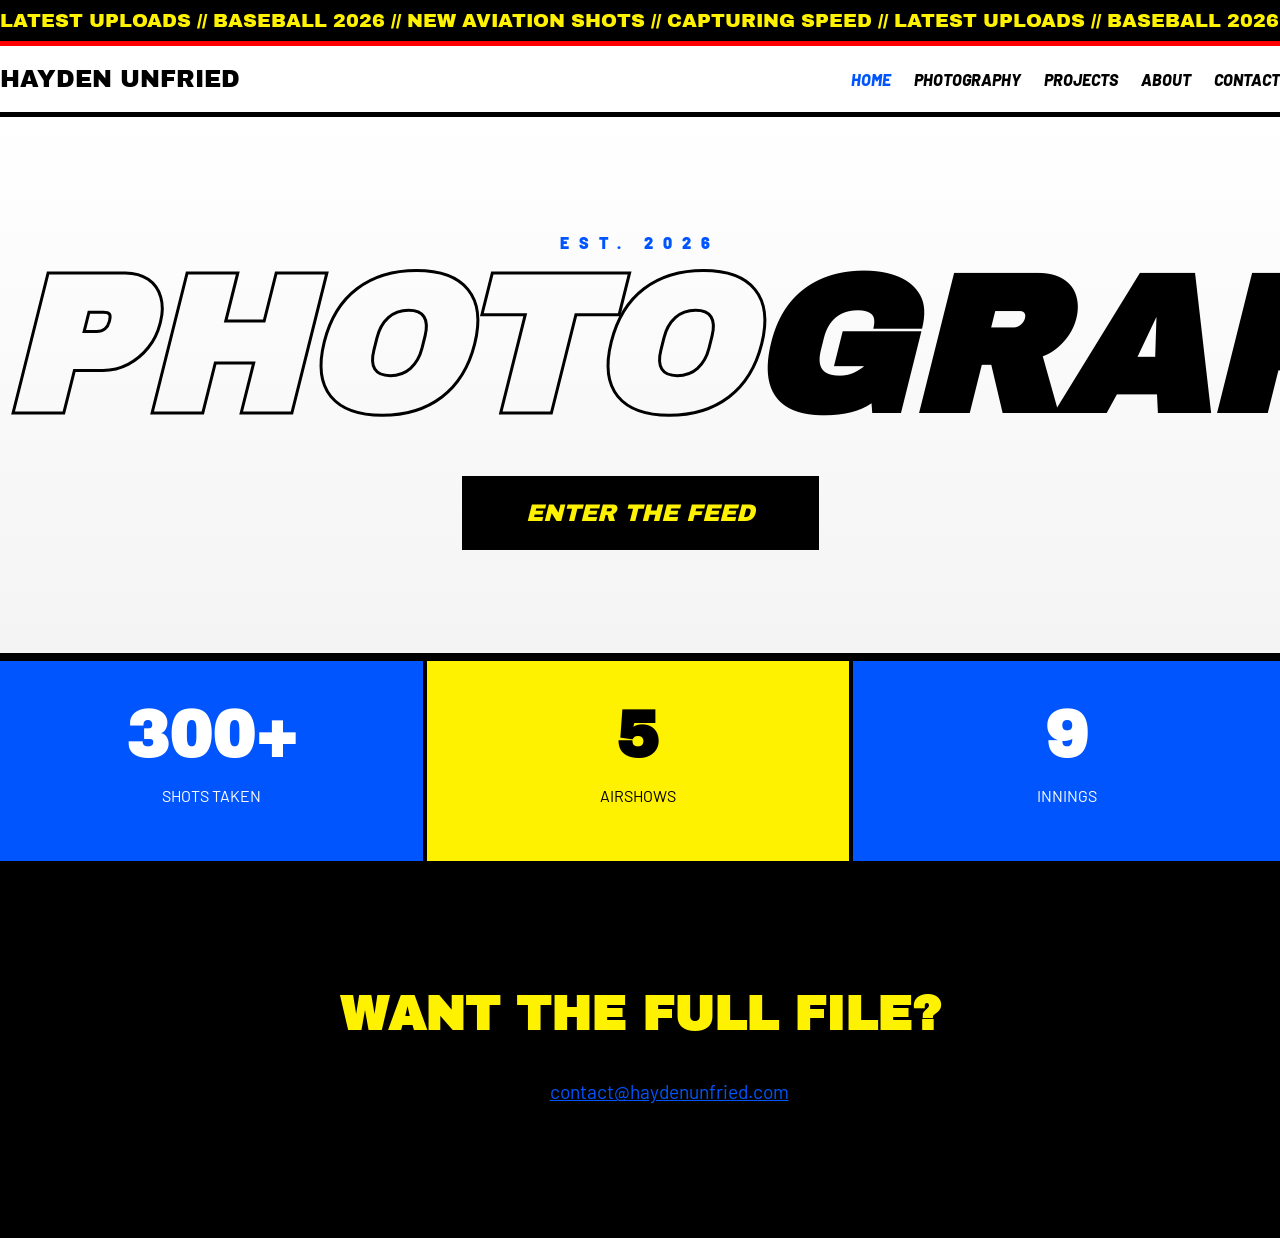
<file: index.html>
<!DOCTYPE html>
<html lang="en">
<head>
    <meta charset="UTF-8">
    <meta name="viewport" content="width=device-width, initial-scale=1.0">
    <title>HAYDEN UNFRIED | HOME</title>
    <link rel="stylesheet" href="style.css">
</head>
<body>
    <div class="ticker-wrap">
        <div class="ticker">
            LATEST UPLOADS // BASEBALL 2026 // NEW AVIATION SHOTS // CAPTURING SPEED // 
            LATEST UPLOADS // BASEBALL 2026 // NEW AVIATION SHOTS // CAPTURING SPEED //
        </div>
    </div>

    <nav>
        <div style="font-family:'Archivo Black'; font-size: 1.5rem;">HAYDEN UNFRIED</div>
        <div class="nav-links">
            <a href="index.html" style="color: var(--accent-blue);">Home</a>
            <a href="photography.html">Photography</a>
            <a href="projects.html">Projects</a>
            <a href="about.html">About</a>
            <a href="contact.html">Contact</a>
        </div>
    </nav>

    <header class="hero">
        <p style="font-weight:900; color:var(--accent-blue); letter-spacing:10px; margin-bottom: 20px;">EST. 2026</p>
        <h1 style="font-size:50;">PHOTO<span style="font-size:50;">GRAPHER</span></h1>
        <div style="margin-top: 50px;">
            <a href="photography.html" style="display: inline-block; padding: 20px 60px; background: var(--text); color: var(--accent-yellow); text-decoration: none; font-family: 'Archivo Black'; font-style: italic; font-size: 1.5rem; border: 4px solid black;" class="photo-card">
                ENTER THE FEED
            </a>
        </div>
    </header>

    <div class="stats-grid">
        <div class="stat-item"><h2>300+</h2><p>SHOTS TAKEN</p></div>
        <div class="stat-item" style="background: var(--accent-yellow); color: black;"><h2>5</h2><p>AIRSHOWS</p></div>
        <div class="stat-item"><h2>9</h2><p>INNINGS</p></div>
    </div>

    <footer>
        <h2 style="font-family:'Archivo Black'; color:var(--accent-yellow); font-size: 3rem;">WANT THE FULL FILE?</h2>
        <p style="font-size: 1.2rem; margin: 20px 0;">Email: <a href="mailto:contact@haydenunfried.com" style="color: var(--accent-blue);">contact@haydenunfried.com</a></p>
        <p style="opacity: 0.6;">HAYDEN UNFRIED // 2026 // ALL SYSTEMS GO</p>
    </footer>
</body>
</html>
</file>
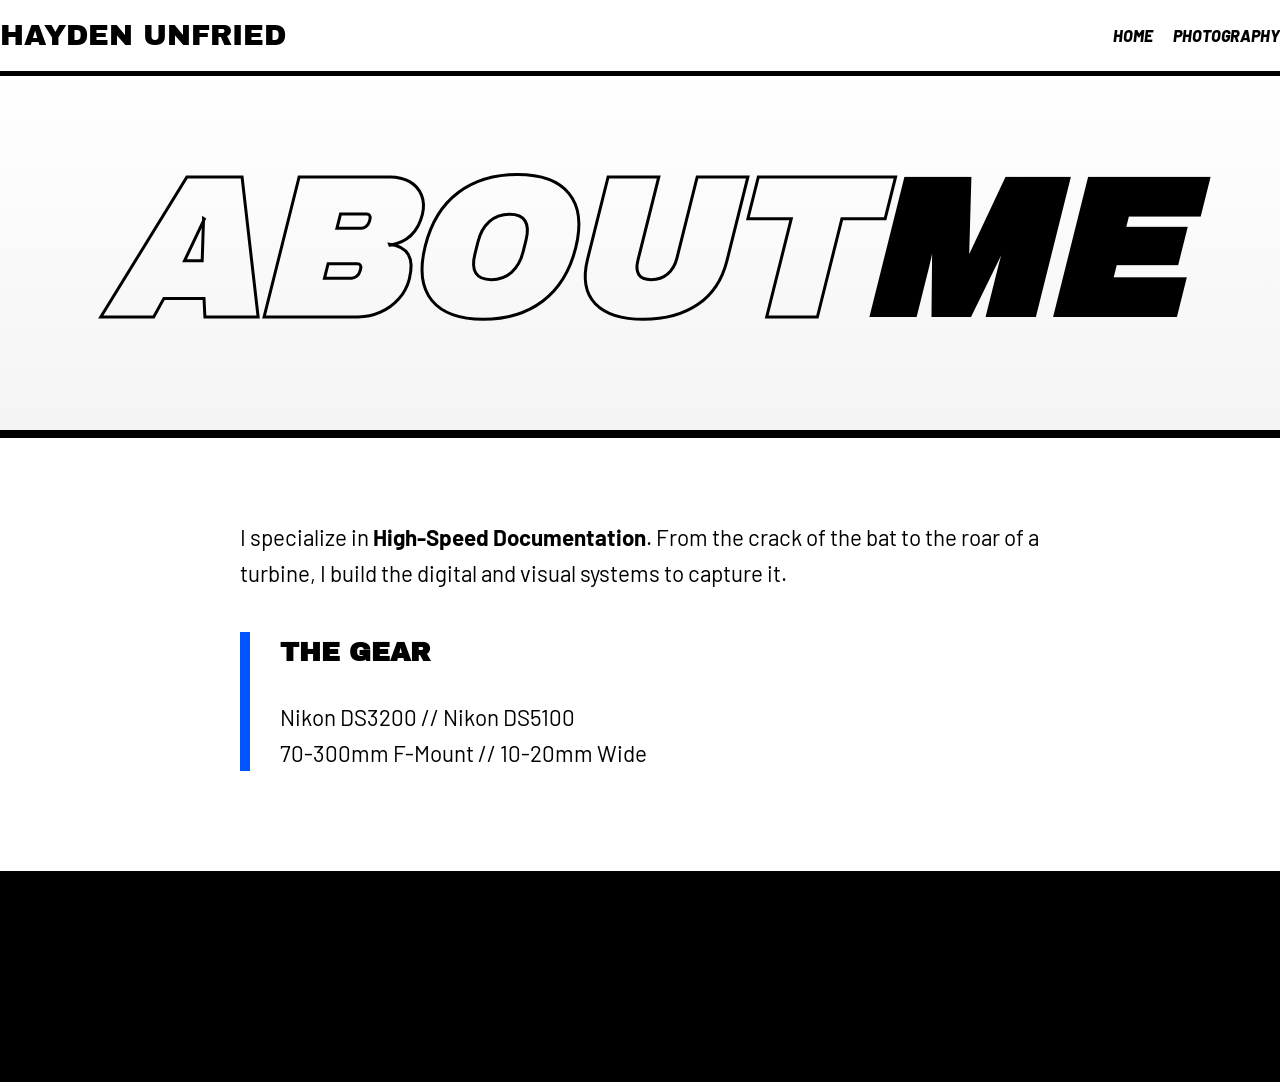
<file: about.html>
<!DOCTYPE html>
<html lang="en">
<head>
    <meta charset="UTF-8">
    <title>ABOUT | HAYDEN UNFRIED</title>
    <link rel="stylesheet" href="style.css">
</head>
<body>
    <nav>
        <div style="font-family:'Archivo Black'; font-size: 1.8rem;">HAYDEN UNFRIED</div>
        <div class="nav-links"><a href="index.html">Home</a><a href="photography.html">Photography</a></div>
    </nav>

    <header class="hero">
        <h1>ABOUT<span>ME</span></h1>
    </header>

    <div style="max-width: 800px; padding: 60px 20px; text-align: left; font-size: 1.4rem; line-height: 1.6;">
        <p>I specialize in <strong>High-Speed Documentation</strong>. From the crack of the bat to the roar of a turbine, I build the digital and visual systems to capture it.</p>
        <div style="margin: 40px 0; border-left: 10px solid var(--accent-blue); padding-left: 30px;">
            <h3 style="font-family: 'Archivo Black';">THE GEAR</h3>
            <p>Nikon DS3200 // Nikon DS5100<br>70-300mm F-Mount // 10-20mm Wide</p>
        </div>
    </div>

    <footer>
        <p>HAYDEN UNFRIED // 2026</p>
    </footer>
</body>
</html>
</file>
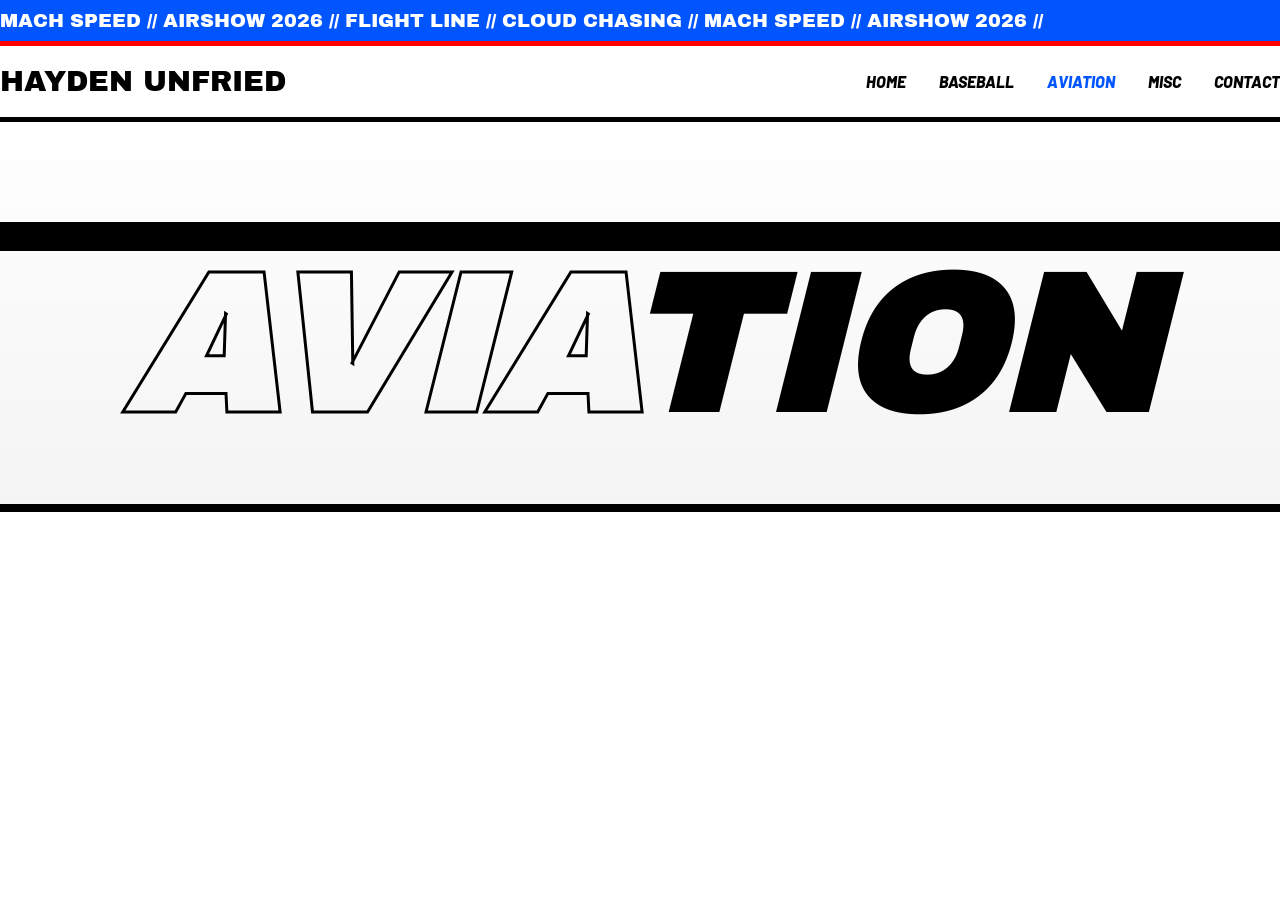
<file: aviation.html>
<!DOCTYPE html>
<html lang="en">
<head>
    <meta charset="UTF-8">
    <meta name="viewport" content="width=device-width, initial-scale=1.0">
    <title>AVIATION | HAYDEN UNFRIED</title>
    <link rel="stylesheet" href="style.css">
</head>
<body>
    <div class="ticker-wrap" style="background: var(--accent-blue);">
        <div class="ticker" style="color: white;">
            MACH SPEED // AIRSHOW 2026 // FLIGHT LINE // CLOUD CHASING // MACH SPEED // AIRSHOW 2026 //
        </div>
    </div>

    <nav>
        <div style="font-family:'Archivo Black'; font-size: 1.8rem;">HAYDEN UNFRIED</div>
        <div>
            <a href="index.html">Home</a>
            <a href="baseball.html" style="margin-left:30px">Baseball</a>
            <a href="aviation.html" style="margin-left:30px; color: var(--accent-blue);">Aviation</a>
            <a href="misc.html" style="margin-left:30px">Misc</a>
            <a href="contact.html" style="margin-left:30px">Contact</a>
        </div>
    </nav>

    <div class="hero" style="padding: 80px 20px;">
        <h2 class="section-title" style="background: var(--text);">FLIGHT LINE</h2>
        <h1>AVIA<span>TION</span></h1>
    </div>

    <div id="gallery" class="gallery"></div>

  <script>
        const username = 'w0rlz'; 
        const repo = 'website4';
        const folder = 'aviation'; 

        async function loadGallery() {
            const gallery = document.getElementById('gallery');
            try {
                const response = await fetch(`https://api.github.com/repos/${username}/${repo}/contents/images/${folder}`);
                const files = await response.json();
                const images = files.filter(f => f.name.match(/\.(jpg|jpeg|png|webp|JPG)$/i));
                const dataFiles = files.filter(f => f.name.endsWith('.md'));

                for (const imgFile of images) {
                    const baseName = imgFile.name.split('.')[0];
                    const match = dataFiles.find(d => d.name.includes(baseName));
                    let date = "SEASON 2026", caption = "AirShows";

                    if (match) {
                        const infoResp = await fetch(match.download_url);
                        const text = await infoResp.text();
                        date = text.match(/date: (.*)/)?.[1]?.replace(/"/g, '') || date;
                        caption = text.match(/caption: (.*)/)?.[1]?.replace(/"/g, '') || caption;
                    }

                    const card = document.createElement('div');
                    card.className = 'photo-card';
                    card.innerHTML = `
                        <img src="${imgFile.download_url}" alt="Aircraft Action">
                        <div class="photo-info">
                            <strong>${date}</strong>
                            <p>${caption}</p>
                        </div>`;
                    gallery.appendChild(card);
                }
            } catch (e) { console.log("Syncing gallery..."); }
        }
        loadGallery();
    </script>
</body>
</html>
</file>
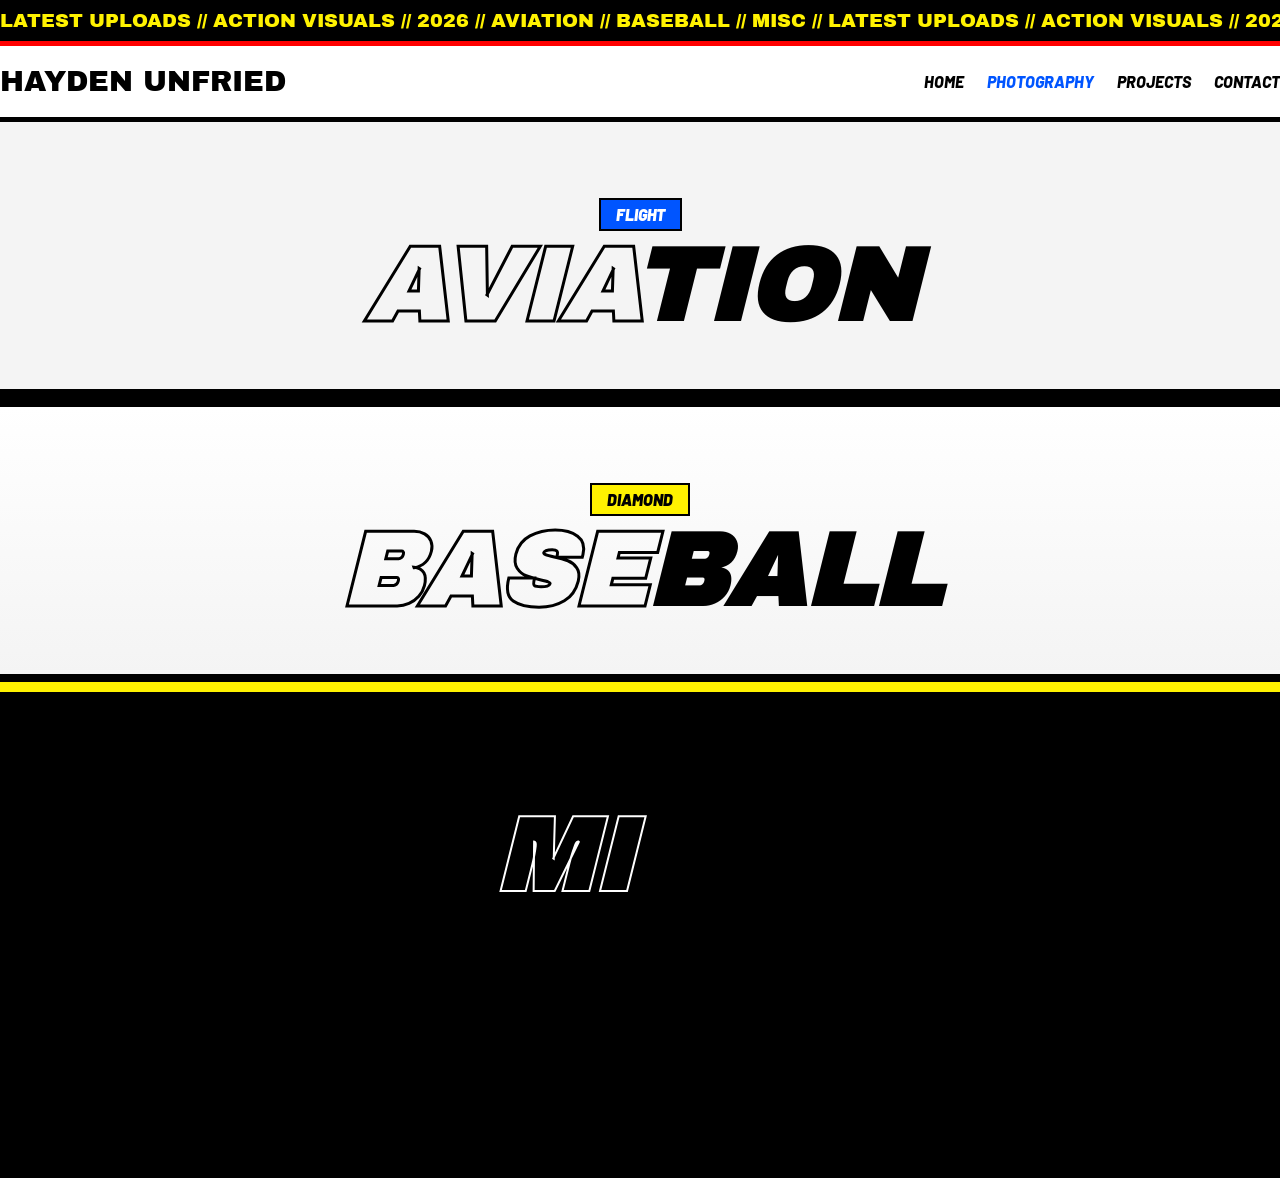
<file: baseball.html>
<!DOCTYPE html>
<html lang="en">
<head>
    <meta charset="UTF-8">
    <meta name="viewport" content="width=device-width, initial-scale=1.0">
    <title>THE FEED | HAYDEN UNFRIED</title>
    <link rel="stylesheet" href="style.css">
</head>
<body>
    <div class="ticker-wrap">
        <div class="ticker">
            LATEST UPLOADS // ACTION VISUALS // 2026 // AVIATION // BASEBALL // MISC // LATEST UPLOADS // ACTION VISUALS // 2026 //
        </div>
    </div>

    <nav>
        <div style="font-family:'Archivo Black'; font-size: 1.8rem;">HAYDEN UNFRIED</div>
        <div class="nav-links">
            <a href="index.html">Home</a>
            <a href="photography.html" style="color: var(--accent-blue);">Photography</a>
            <a href="projects.html">Projects</a>
            <a href="contact.html">Contact</a>
        </div>
    </nav>

    <div class="hero" style="background: var(--light-grey); padding: 60px 20px;">
        <p class="badge" style="position: relative; top: 0; left: 0; display: inline-block; background: var(--accent-blue); color: white;">FLIGHT</p>
        <h1 style="font-size: 8vw;">AVIA<span>TION</span></h1>
    </div>
    <div id="aviation-gallery" class="gallery"></div>

    <div class="hero" style="border-top: 10px solid black; padding: 60px 20px;">
        <p class="badge" style="position: relative; top: 0; left: 0; display: inline-block;">DIAMOND</p>
        <h1 style="font-size: 8vw;">BASE<span>BALL</span></h1>
    </div>
    <div id="baseball-gallery" class="gallery"></div>

    <div class="hero" style="background: var(--text); color: white; border-top: 10px solid var(--accent-yellow); padding: 60px 20px;">
        <p class="badge" style="position: relative; top: 0; left: 0; display: inline-block; background: var(--white); color: black;">RANDOM</p>
        <h1 style="font-size: 8vw; -webkit-text-stroke: 2px white;">MI<span>SC</span></h1>
    </div>
    <div id="misc-gallery" class="gallery" style="background: var(--light-grey);"></div>

    <script>
        const username = 'w0rlz'; 
        const repo = 'website4';

        // Function to load a specific folder into a specific ID
        async function loadFolder(folderName, containerId) {
            const container = document.getElementById(containerId);
            try {
                // Adjusting your fetch to point to images/[folder]
                const response = await fetch(`https://api.github.com/repos/${username}/${repo}/contents/images/${folderName}`);
                const files = await response.json();
                
                const images = files.filter(f => f.name.match(/\.(jpg|jpeg|png|webp|JPG)$/i));
                const dataFiles = files.filter(f => f.name.endsWith('.md'));

                for (const imgFile of images) {
                    const baseName = imgFile.name.split('.')[0];
                    const match = dataFiles.find(d => d.name.includes(baseName));
                    let date = "SEASON 2026", caption = "Action Shot";

                    if (match) {
                        const infoResp = await fetch(match.download_url);
                        const text = await infoResp.text();
                        date = text.match(/date: (.*)/)?.[1]?.replace(/"/g, '') || date;
                        caption = text.match(/caption: (.*)/)?.[1]?.replace(/"/g, '') || caption;
                    }

                    const card = document.createElement('div');
                    card.className = 'photo-card';
                    card.innerHTML = `
                        <div class="badge" style="background:${folderName === 'aviation' ? 'var(--accent-blue)' : 'var(--accent-yellow)'}; color:${folderName === 'aviation' ? 'white' : 'black'}">${folderName.toUpperCase()}</div>
                        <img src="${imgFile.download_url}" alt="${folderName} action">
                        <div class="photo-info">
                            <strong>${date}</strong>
                            <p>${caption}</p>
                        </div>`;
                    container.appendChild(card);
                }
            } catch (e) { console.log(`Syncing ${folderName} gallery...`); }
        }

        // Run the loader for all three sections
        loadFolder('aviation', 'aviation-gallery');
        loadFolder('baseball', 'baseball-gallery');
        loadFolder('misc', 'misc-gallery');
    </script>

    <footer>
        <p>HAYDEN UNFRIED // 2026 // ALL SYSTEMS GO</p>
    </footer>
</body>
</html>
</file>
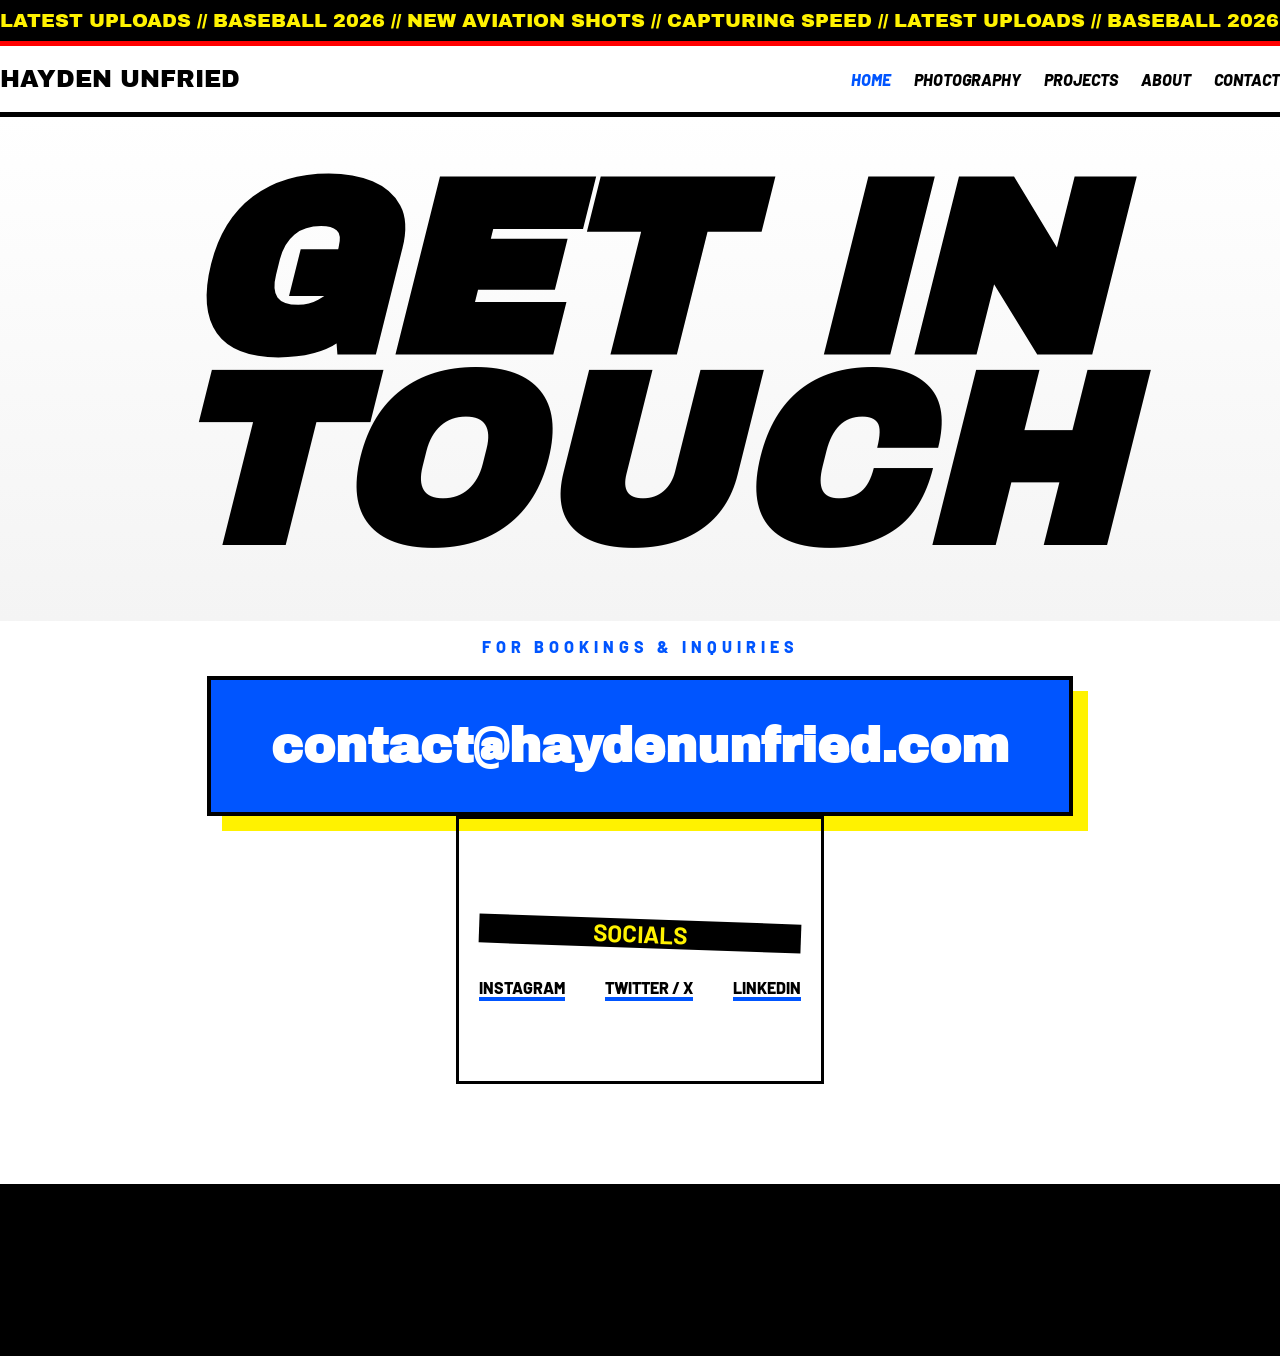
<file: contact.html>
<!DOCTYPE html>
<html lang="en">
<head>
    <meta charset="UTF-8">
    <meta name="viewport" content="width=device-width, initial-scale=1.0">
    <title>CONTACT | HAYDEN UNFRIED</title>
    <link rel="stylesheet" href="style.css">
</head>
<body>
    <div class="ticker-wrap">
        <div class="ticker">
            LATEST UPLOADS // BASEBALL 2026 // NEW AVIATION SHOTS // CAPTURING SPEED // 
            LATEST UPLOADS // BASEBALL 2026 // NEW AVIATION SHOTS // CAPTURING SPEED //
        </div>
    </div>

    <nav>
        <div style="font-family:'Archivo Black'; font-size: 1.5rem;">HAYDEN UNFRIED</div>
        <div class="nav-links">
            <a href="index.html" style="color: var(--accent-blue);">Home</a>
            <a href="photography.html">Photography</a>
            <a href="projects.html">Projects</a>
            <a href="about.html">About</a>
            <a href="contact.html">Contact</a>
        </div>
    </nav>

    <div class="hero" style="padding: 60px 20px; border-bottom: none;">
        <h1 style="font-size: clamp(4rem, 20vw, 15rem); color: var(--text);">GET IN<span>   TOUCH</span></h1>
    </div>

    <div class="section" style="text-align: center; margin-top: 0;">
        <p style="font-weight: 800; letter-spacing: 5px; color: var(--accent-blue); margin-bottom: 20px;">FOR BOOKINGS & INQUIRIES</p>
        
        <a href="mailto:your-email@example.com" class="email-box" style="display: inline-block; text-decoration: none;">
            <div style="background: var(--accent-blue); color: white; padding: 40px 60px; border: 4px solid var(--text); box-shadow: 15px 15px 0px var(--accent-yellow); transition: 0.3s;">
                <h2 style="font-family: 'Archivo Black', sans-serif; font-size: clamp(1.5rem, 5vw, 3rem); margin: 0;">
                    contact@haydenunfried.com
                </h2>
            </div>
        </a>
    </div>

    <div class="section" style="background: var(--light-zone); padding: 80px 20px; border: 3px solid var(--text); text-align: center; margin-bottom: 100px;">
        <h2 class="section-title" style="background: var(--text); color: var(--accent-yellow); transform: rotate(2deg);">SOCIALS</h2>
        <div style="display: flex; justify-content: center; gap: 40px; margin-top: 30px; font-weight: 800;">
            <a href="#" style="color: var(--text); text-decoration: none; border-bottom: 4px solid var(--accent-blue);">INSTAGRAM</a>
            <a href="#" style="color: var(--text); text-decoration: none; border-bottom: 4px solid var(--accent-blue);">TWITTER / X</a>
            <a href="#" style="color: var(--text); text-decoration: none; border-bottom: 4px solid var(--accent-blue);">LINKEDIN</a>
        </div>
    </div>

    <footer style="padding: 60px; text-align: center; border-top: 3px solid var(--text);">
        <p style="font-family: 'Archivo Black'; font-style: italic;">HAYDEN UNFRIED // 2026 // ALL SYSTEMS GO</p>
    </footer>
</body>
</html>
</file>
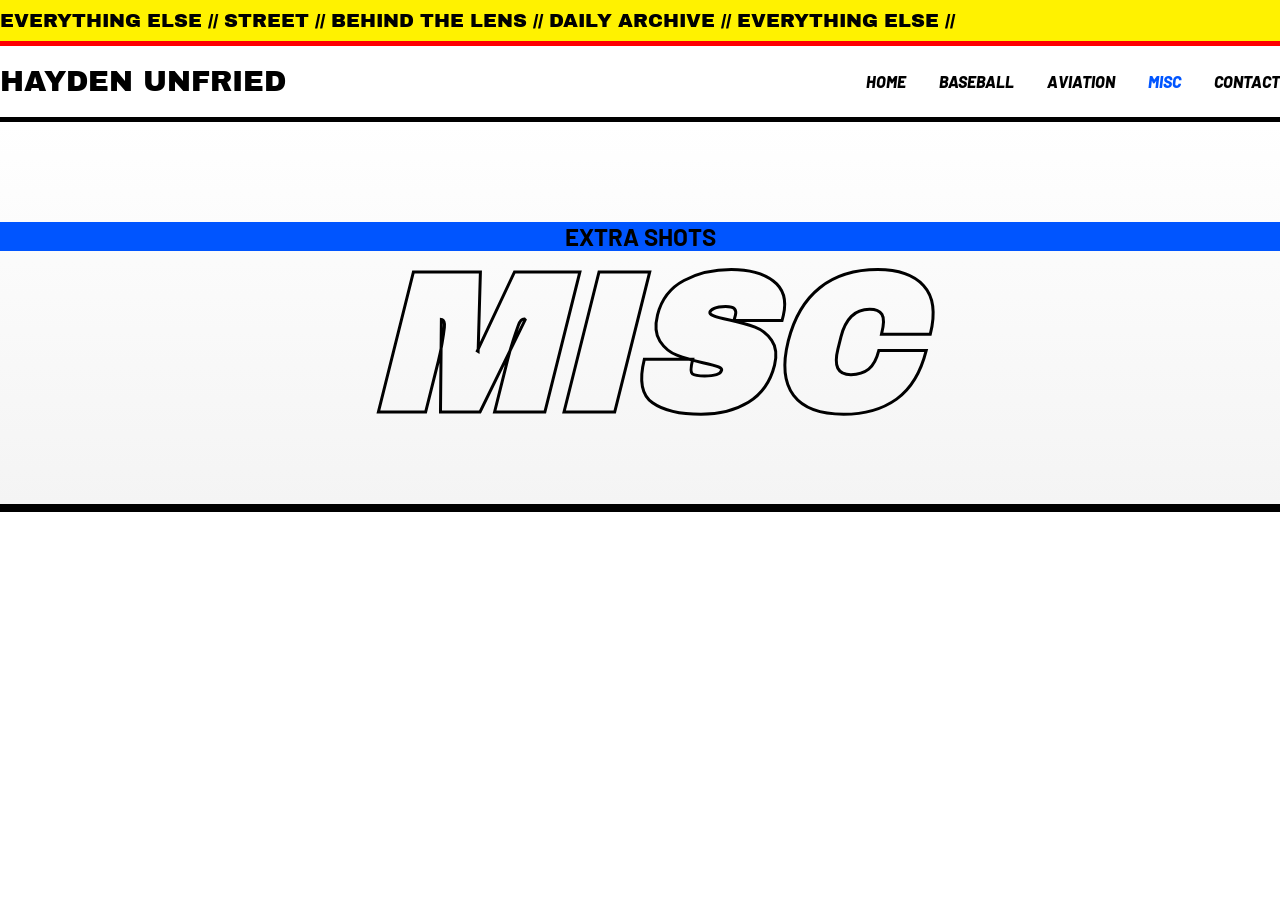
<file: misc.html>
<!DOCTYPE html>
<html lang="en">
<head>
    <meta charset="UTF-8">
    <meta name="viewport" content="width=device-width, initial-scale=1.0">
    <title>MISC | HAYDEN UNFRIED</title>
    <link rel="stylesheet" href="style.css">
</head>
<body>
    <div class="ticker-wrap" style="background: var(--accent-yellow); color: black;">
        <div class="ticker">
            EVERYTHING ELSE // STREET // BEHIND THE LENS // DAILY ARCHIVE // EVERYTHING ELSE //
        </div>
    </div>

    <nav>
        <div style="font-family:'Archivo Black'; font-size: 1.8rem;">HAYDEN UNFRIED</div>
        <div>
            <a href="index.html">Home</a>
            <a href="baseball.html" style="margin-left:30px">Baseball</a>
            <a href="aviation.html" style="margin-left:30px">Aviation</a>
            <a href="misc.html" style="margin-left:30px; color: var(--accent-blue);">Misc</a>
            <a href="contact.html" style="margin-left:30px">Contact</a>
        </div>
    </nav>

    <div class="hero" style="padding: 80px 20px;">
        <h2 class="section-title" style="background: var(--accent-blue);">EXTRA SHOTS</h2>
        <h1>MISC</h1>
    </div>

    <div id="gallery" class="gallery"></div>

    <script>
        const username = 'w0rlz'; 
        const repo = 'website4';
        const folder = 'misc'; 

        async function loadGallery() {
            const gallery = document.getElementById('gallery');
            try {
                const response = await fetch(`https://api.github.com/repos/${username}/${repo}/contents/images/${folder}`);
                const files = await response.json();
                const images = files.filter(f => f.name.match(/\.(jpg|jpeg|png|webp|JPG)$/i));
                const dataFiles = files.filter(f => f.name.endsWith('.md'));

                for (const imgFile of images) {
                    const baseName = imgFile.name.split('.')[0];
                    const match = dataFiles.find(d => d.name.includes(baseName));
                    let date = "COLLECTION", caption = "Random Selection";

                    if (match) {
                        const infoResp = await fetch(match.download_url);
                        const text = await infoResp.text();
                        date = text.match(/date: (.*)/)?.[1]?.replace(/"/g, '') || date;
                        caption = text.match(/caption: (.*)/)?.[1]?.replace(/"/g, '') || caption;
                    }

                    const card = document.createElement('div');
                    card.className = 'photo-card';
                    card.innerHTML = `
                        <img src="${imgFile.download_url}" alt="Misc Shot">
                        <div class="photo-info">
                            <strong>${date}</strong>
                            <p>${caption}</p>
                        </div>`;
                    gallery.appendChild(card);
                }
            } catch (e) { console.log("Syncing gallery..."); }
        }
        loadGallery();
    </script>
</body>
</html>
</file>
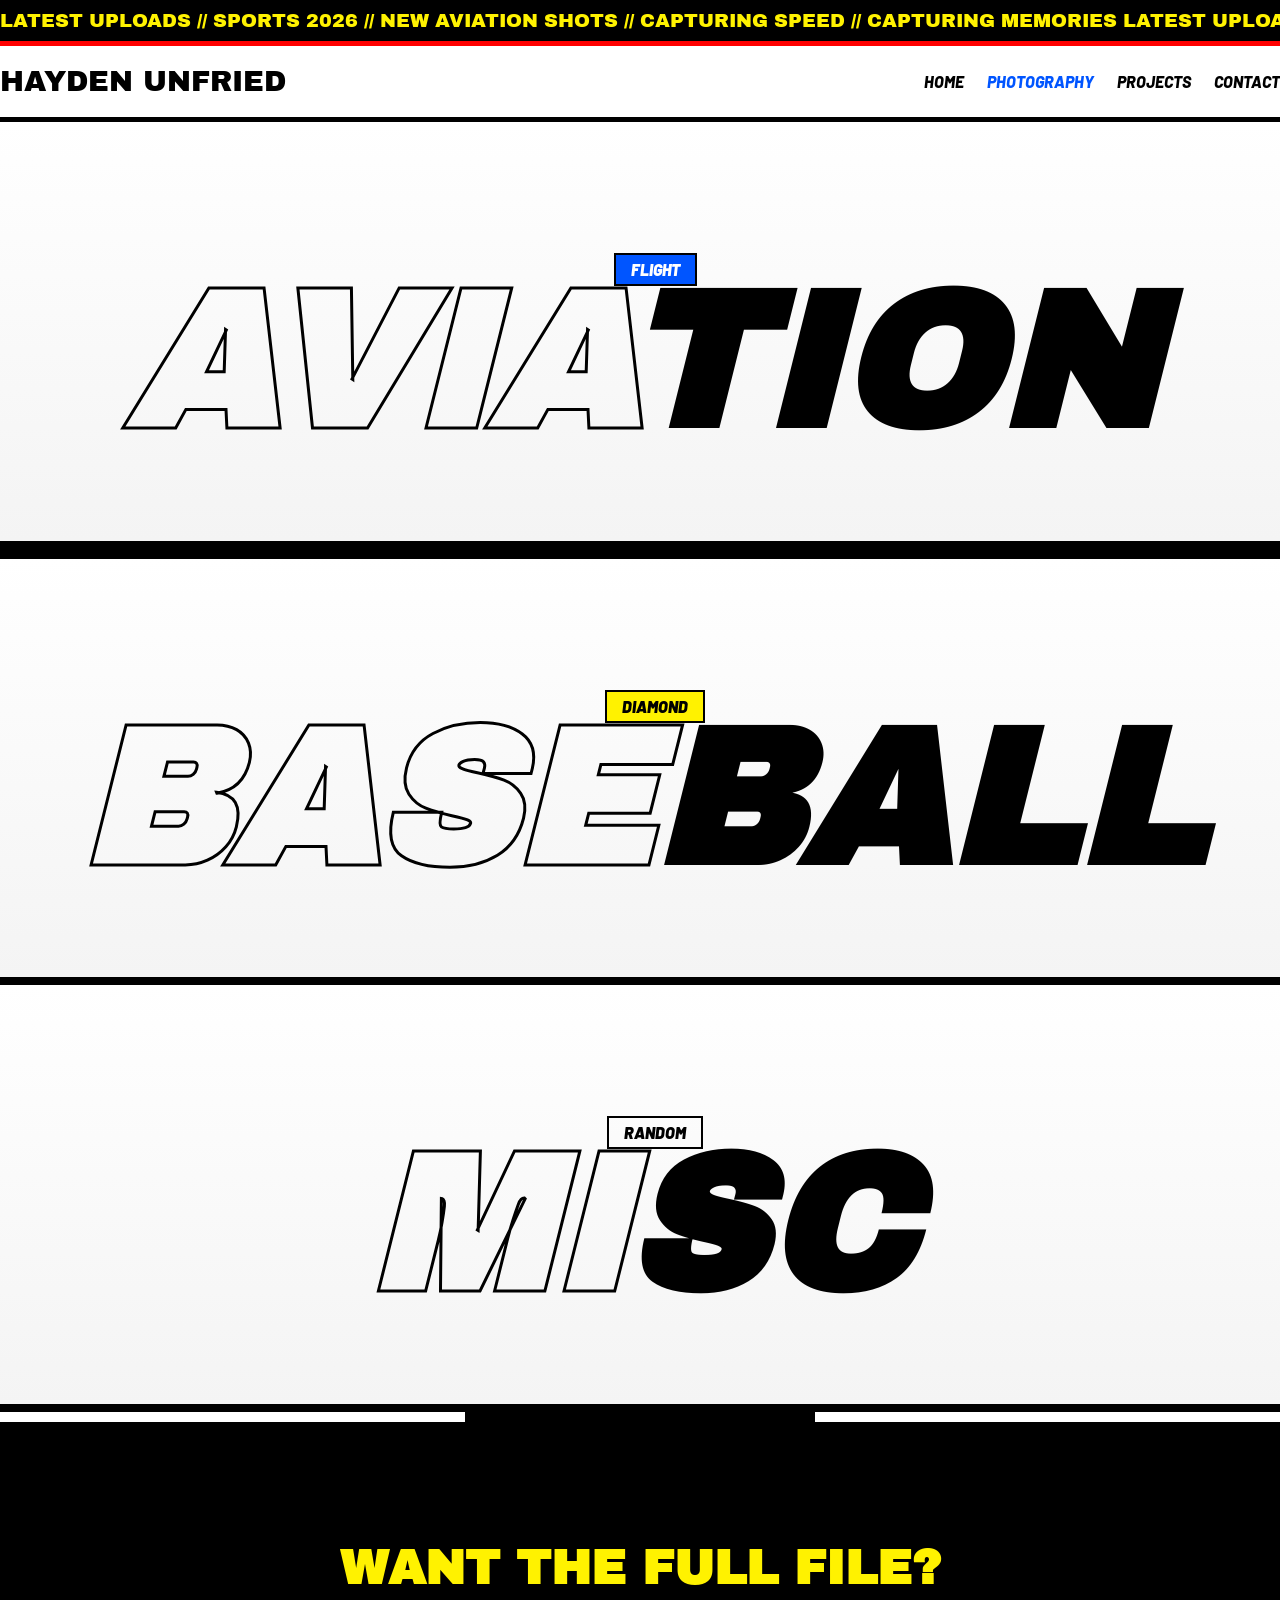
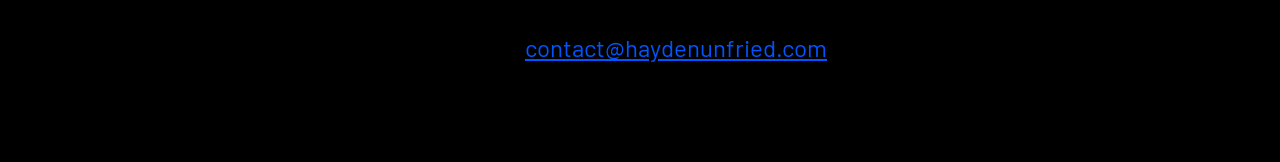
<file: photography.html>
<!DOCTYPE html>
<html lang="en">
<head>
    <meta charset="UTF-8">
    <meta name="viewport" content="width=device-width, initial-scale=1.0">
    <title>THE FEED | HAYDEN UNFRIED</title>
    <link rel="stylesheet" href="style.css">
</head>
<body>
    <div class="ticker-wrap">
        <div class="ticker">
            LATEST UPLOADS // SPORTS 2026 // NEW AVIATION SHOTS // CAPTURING SPEED // CAPTURING MEMORIES
            LATEST UPLOADS // SPORTS 2026 // NEW AVIATION SHOTS // CAPTURING SPEED // CAPTURING MEMORIES
        </div>
    </div>
    <nav>
        <div style="font-family:'Archivo Black'; font-size: 1.8rem;">HAYDEN UNFRIED</div>
        <div class="nav-links">
            <a href="index.html">Home</a>
            <a href="photography.html" style="color: var(--accent-blue);">Photography</a>
            <a href="projects.html">Projects</a>
            <a href="contact.html">Contact</a>
        </div>
    </nav>

    <div class="hero">
        <p class="badge" style="position: relative; display: inline-block; background: var(--accent-blue); color: white;">FLIGHT</p>
        <h1>AVIA<span>TION</span></h1>
    </div>
    <div id="aviation-gallery" class="gallery"></div>

    <div class="hero" style="border-top: 10px solid black;">
        <p class="badge" style="position: relative; display: inline-block;">DIAMOND</p>
        <h1>BASE<span>BALL</span></h1>
    </div>
    <div id="baseball-gallery" class="gallery"></div>

    <div class="hero dark">
        <p class="badge" style="position: relative; display: inline-block; background: var(--white); color: black;">RANDOM</p>
        <h1>MI<span>SC</span></h1>
    </div>
    <div id="misc-gallery" class="gallery" style="background: var(--light-grey); border-bottom: 10px solid black;"></div>

    <script>
        const username = 'w0rlz'; 
        const repo = 'website4';

        async function loadFolder(folderName, containerId) {
            const container = document.getElementById(containerId);
            try {
                const response = await fetch(`https://api.github.com/repos/${username}/${repo}/contents/images/${folderName}`);
                const files = await response.json();
                const images = files.filter(f => f.name.match(/\.(jpg|jpeg|png|webp|JPG)$/i));
                const dataFiles = files.filter(f => f.name.endsWith('.md'));

                for (const imgFile of images) {
                    const baseName = imgFile.name.split('.')[0];
                    const match = dataFiles.find(d => d.name.includes(baseName));
                    let date = "2026", caption = "Action Visuals";

                    if (match) {
                        const infoResp = await fetch(match.download_url);
                        const text = await infoResp.text();
                        date = text.match(/date: (.*)/)?.[1]?.replace(/"/g, '') || date;
                        caption = text.match(/caption: (.*)/)?.[1]?.replace(/"/g, '') || caption;
                    }

                    const card = document.createElement('div');
                    card.className = 'photo-card';
                    card.innerHTML = `
                        <div class="badge" style="background:${folderName === 'aviation' ? 'var(--accent-blue)' : 'var(--accent-yellow)'}; color:${folderName === 'aviation' ? 'white' : 'black'}">${folderName.toUpperCase()}</div>
                        <img src="${imgFile.download_url}">
                        <div class="photo-info"><strong>${date}</strong><p>${caption}</p></div>`;
                    container.appendChild(card);
                }
            } catch (e) { console.log(`Syncing ${folderName}...`); }
        }

        loadFolder('aviation', 'aviation-gallery');
        loadFolder('baseball', 'baseball-gallery');
        loadFolder('misc', 'misc-gallery');
    </script>

    <footer>
        <h2 style="font-family:'Archivo Black'; color:var(--accent-yellow); font-size: 3rem;">WANT THE FULL FILE?</h2>
        <p style="font-size: 1.5rem; margin-bottom: 20px;">Email: <a href="mailto:contact@haydenunfried.com" style="color: var(--accent-blue);">contact@haydenunfried.com</a></p>
    </footer>
</body>
</html>
</file>
<file: style.css>
@import url('https://fonts.googleapis.com/css2?family=Archivo+Black&family=Barlow:ital,wght@0,600;1,800&display=swap');

:root {
    --bg: #ffffff;
    --accent-blue: #0055ff;
    --accent-yellow: #fff200;
    --red: #FF0000; /* Keeping your Red from before */
    --text: #000000;
    --light-grey: #f4f4f4;
}

body { 
    font-family: 'Barlow', sans-serif; 
    margin: 0; 
    background-color: var(--bg); 
    color: var(--text);
    overflow-x: hidden;
    display: flex;
    flex-direction: column;
    align-items: center; /* Keeps everything centered */
}

/* 1. SCROLLING TICKER */
.ticker-wrap {
    width: 100%;
    background: var(--text);
    color: var(--accent-yellow);
    padding: 10px 0;
    overflow: hidden;
    white-space: nowrap;
    border-bottom: 5px solid var(--red);
}
.ticker {
    display: inline-block;
    animation: marquee 20s linear infinite;
    font-family: 'Archivo Black', sans-serif;
    text-transform: uppercase;
    font-size: 1.2rem;
}
@keyframes marquee {
    /* Fixed to 0% to -50% for smoother looping */
    0% { transform: translateX(0%); }
    100% { transform: translateX(-50%); }
}

/* 2. POWER NAVIGATION */
nav {
    display: flex;
    justify-content: space-between;
    align-items: center;
    width: 100%;
    padding: 20px 50px;
    border-bottom: 5px solid var(--text);
    position: sticky;
    top: 0;
    background: white;
    z-index: 1000;
}
nav a {
    text-decoration: none;
    color: var(--text);
    font-weight: 800;
    font-style: italic;
    text-transform: uppercase;
    transition: 0.2s;
    margin-left: 20px;
}
nav a:hover { color: var(--accent-blue); transform: skewX(-10deg); }

/* 3. HERO SECTION */
.hero {
    width: 100%;
    padding: 100px 20px;
    text-align: center;
    background: linear-gradient(to bottom, #fff, var(--light-grey));
    border-bottom: 8px solid var(--text);
}
.hero h1 {
    font-family: 'Archivo Black', sans-serif;
    font-size: clamp(4rem, 15vw, 12rem);
    line-height: 0.8;
    margin: 0;
    text-transform: uppercase;
    font-style: italic;
    -webkit-text-stroke: 3px var(--text);
    color: transparent;
}
.hero h1 span { color: var(--text); -webkit-text-stroke: 0px; }

/* 4. EQUIPMENT & STATS SECTION */
.stats-grid {
    width: 100%;
    display: grid;
    grid-template-columns: repeat(auto-fit, minmax(200px, 1fr));
    gap: 0; /* Changed to 0 to keep the "stacked" look */
    background: var(--accent-blue);
    border-bottom: 8px solid var(--text);
    color: white;
    text-align: center;
}
.stat-item {
    padding: 40px;
    border-right: 4px solid var(--text);
}
.stat-item:last-child { border-right: none; }
.stat-item h2 { font-size: 4rem; margin: 0; font-family: 'Archivo Black'; }

/* 5. GALLERY CARDS (Centered Container) */
.gallery-container {
    width: 100%;
    max-width: 1200px;
    padding: 50px 20px;
}

.gallery {
    display: grid;
    grid-template-columns: repeat(auto-fill, minmax(350px, 1fr));
    gap: 30px;
}
.photo-card {
    position: relative;
    border: 4px solid var(--text);
    transition: 0.3s cubic-bezier(0.175, 0.885, 0.32, 1.275);
    overflow: hidden;
    background: white;
}
.photo-card:hover {
    transform: scale(1.03) rotate(-1deg);
    box-shadow: 15px 15px 0px var(--accent-yellow);
    z-index: 5;
}
.photo-card img {
    width: 100%;
    aspect-ratio: 1/1;
    object-fit: cover;
    display: block;
    transition: 0.5s;
}
.photo-card:hover img { filter: contrast(1.2) saturate(1.2); }

/* CORNER BADGE */
.badge {
    position: absolute;
    top: 15px;
    left: 15px;
    background: var(--accent-yellow);
    color: black;
    padding: 5px 15px;
    font-weight: 900;
    font-style: italic;
    border: 2px solid black;
    z-index: 10;
}

.photo-info {
    padding: 15px;
    background: white;
    border-top: 4px solid var(--text);
    text-align: left;
    font-weight: 800;
    font-style: italic;
}

/* FOOTER */
footer {
    width: 100%;
    background: var(--text);
    color: var(--white);
    padding: 80px 20px;
    text-align: center;
}
</file>
